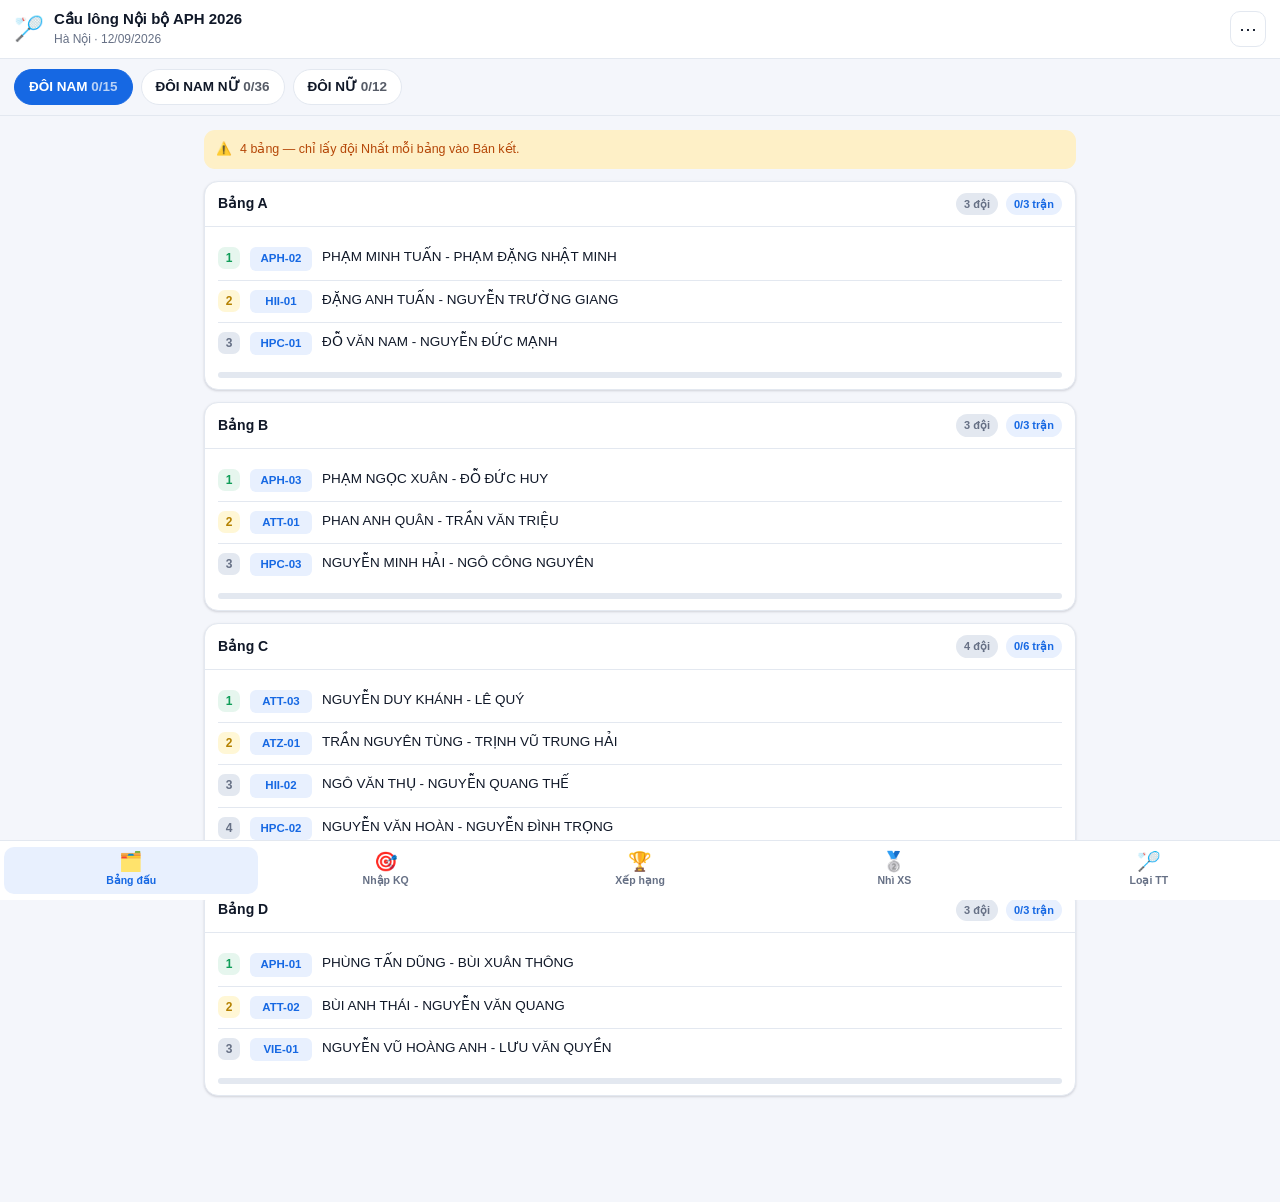
<file: public/index.html>
<!DOCTYPE html>
<html lang="vi">
<head>
<meta charset="utf-8">
<meta name="viewport" content="width=device-width, initial-scale=1, viewport-fit=cover">
<meta name="theme-color" content="#0b1220">
<title>Cầu lông APH 2026</title>
<link rel="icon" href="data:image/svg+xml,<svg xmlns='http://www.w3.org/2000/svg' viewBox='0 0 100 100'><text y='.9em' font-size='90'>🏸</text></svg>">
<link rel="stylesheet" href="styles.css">
</head>
<body>

<header class="topbar">
  <div class="brand">
    <span class="logo">🏸</span>
    <div>
      <h1 id="ttl">Cầu lông Nội bộ 2026</h1>
      <p id="sub">Khu vực Hà Nội</p>
    </div>
  </div>
  <button id="btnData" class="icon-btn" title="Dữ liệu">⋯</button>
</header>

<nav class="catbar" id="catbar"></nav>

<main id="view"></main>

<nav class="tabbar">
  <button class="tab active" data-tab="groups"><span>🗂️</span>Bảng đấu</button>
  <button class="tab" data-tab="matches"><span>🎯</span>Nhập KQ</button>
  <button class="tab" data-tab="rank"><span>🏆</span>Xếp hạng</button>
  <button class="tab" data-tab="second"><span>🥈</span>Nhì XS</button>
  <button class="tab" data-tab="ko"><span>🏸</span>Loại TT</button>
</nav>

<!-- Sheet: nhập tỷ số -->
<div class="modal" id="scoreModal" hidden>
  <div class="modal-card">
    <button class="modal-close" id="scClose">✕</button>
    <div id="scBody"></div>
  </div>
</div>

<!-- Sheet: dữ liệu -->
<div class="modal" id="dataModal" hidden>
  <div class="modal-card">
    <button class="modal-close" id="dmClose">✕</button>
    <h3>Dữ liệu & sao lưu</h3>
    <p class="muted small">Kết quả được lưu ngay trên thiết bị này (localStorage). Dùng các nút dưới để xuất ra Google Sheet hoặc chuyển sang máy khác.</p>
    <div class="stack">
      <button class="btn" id="btnCopyTSV">📋 Copy để dán vào Google Sheet</button>
      <button class="btn" id="btnCSV">⬇️ Tải CSV kết quả</button>
      <button class="btn" id="btnJSON">⬇️ Tải JSON (sao lưu)</button>
      <label class="btn file">⬆️ Nạp JSON sao lưu<input type="file" id="fileJSON" accept=".json" hidden></label>
      <button class="btn danger" id="btnReset">🗑️ Xoá toàn bộ kết quả</button>
    </div>
    <p class="muted small" id="dmStat"></p>
  </div>
</div>

<div id="toast" class="toast" hidden></div>

<script src="data.js"></script>
<script src="rules.js"></script>
<script src="app.js"></script>
</body>
</html>
</file>
<file: public/styles.css>
*,*::before,*::after{box-sizing:border-box}
:root{
  --bg:#f4f6fb; --card:#fff; --line:#e3e8f0; --tx:#101828; --mu:#667085;
  --pri:#1668e3; --pri-soft:#e8f0fe; --ok:#0f9d58; --ok-soft:#e6f6ee;
  --warn:#b54708; --warn-soft:#fef0c7; --bad:#d92d20; --gold:#b58100; --gold-soft:#fff7d6;
  --r:14px; --sh:0 1px 2px rgba(16,24,40,.06),0 1px 3px rgba(16,24,40,.1);
  --safe-b:env(safe-area-inset-bottom,0px);
}
@media (prefers-color-scheme:dark){
  :root{--bg:#0b1220;--card:#141c2b;--line:#26314a;--tx:#e8eaf0;--mu:#98a2b3;
    --pri:#5b9bff;--pri-soft:#16274a;--ok:#3ddc97;--ok-soft:#102b22;
    --warn:#fdb022;--warn-soft:#2c2110;--bad:#ff6b62;--gold:#f5cf5b;--gold-soft:#2a2412}
}
html,body{margin:0;padding:0}
body{background:var(--bg);color:var(--tx);
  font:15px/1.5 -apple-system,BlinkMacSystemFont,"Segoe UI",Roboto,"Helvetica Neue",Arial,sans-serif;
  -webkit-text-size-adjust:100%;padding-bottom:calc(74px + var(--safe-b))}
h1,h2,h3,h4{margin:0;line-height:1.25}
button{font:inherit;color:inherit}
.muted{color:var(--mu)} .small{font-size:12.5px}

/* ---------- top ---------- */
.topbar{position:sticky;top:0;z-index:30;display:flex;align-items:center;gap:10px;
  padding:10px 14px;background:var(--card);border-bottom:1px solid var(--line)}
.brand{display:flex;align-items:center;gap:10px;flex:1;min-width:0}
.logo{font-size:24px}
.topbar h1{font-size:15px;font-weight:700;white-space:nowrap;overflow:hidden;text-overflow:ellipsis}
.topbar p{margin:1px 0 0;font-size:12px;color:var(--mu)}
.icon-btn{width:36px;height:36px;border-radius:10px;border:1px solid var(--line);
  background:transparent;font-size:18px;line-height:1;cursor:pointer;flex:none}

/* ---------- category chips ---------- */
.catbar{position:sticky;top:57px;z-index:29;display:flex;gap:8px;padding:10px 14px;
  overflow-x:auto;background:var(--bg);border-bottom:1px solid var(--line);
  scrollbar-width:none}
.catbar::-webkit-scrollbar{display:none}
.chip{flex:none;padding:7px 14px;border-radius:999px;border:1px solid var(--line);
  background:var(--card);font-size:13.5px;font-weight:600;cursor:pointer;white-space:nowrap}
.chip.on{background:var(--pri);border-color:var(--pri);color:#fff}

main{padding:14px 14px 20px;max-width:900px;margin:0 auto}

/* ---------- cards ---------- */
.card{background:var(--card);border:1px solid var(--line);border-radius:var(--r);
  box-shadow:var(--sh);margin-bottom:12px;overflow:hidden}
.card-h{display:flex;align-items:center;gap:8px;padding:11px 13px;border-bottom:1px solid var(--line)}
.card-h h3{font-size:14px;font-weight:700;flex:1}
.card-b{padding:11px 13px}
.badge{font-size:11px;font-weight:700;padding:3px 8px;border-radius:999px;
  background:var(--pri-soft);color:var(--pri);white-space:nowrap}
.badge.ok{background:var(--ok-soft);color:var(--ok)}
.badge.gold{background:var(--gold-soft);color:var(--gold)}
.badge.warn{background:var(--warn-soft);color:var(--warn)}
.badge.mu{background:var(--line);color:var(--mu)}

/* ---------- team rows ---------- */
.team{display:flex;gap:10px;align-items:flex-start;padding:9px 0;border-top:1px solid var(--line)}
.team:first-child{border-top:0}
.code{flex:none;font-size:11.5px;font-weight:800;padding:3px 7px;border-radius:6px;
  background:var(--pri-soft);color:var(--pri);font-variant-numeric:tabular-nums;min-width:62px;text-align:center}
.pl{font-size:13.5px;font-weight:500;word-break:break-word}
.pos{flex:none;width:22px;height:22px;border-radius:7px;display:grid;place-items:center;
  font-size:12px;font-weight:800;background:var(--line);color:var(--mu)}
.pos.p1{background:var(--ok-soft);color:var(--ok)}
.pos.p2{background:var(--gold-soft);color:var(--gold)}

/* ---------- table ---------- */
.tw{overflow-x:auto;-webkit-overflow-scrolling:touch}
table{width:100%;border-collapse:collapse;font-size:13px}
th,td{padding:8px 6px;text-align:center;white-space:nowrap;border-top:1px solid var(--line)}
th{font-size:11px;font-weight:700;color:var(--mu);text-transform:uppercase;letter-spacing:.03em;border-top:0}
td.l,th.l{text-align:left}
tbody tr.q1{background:color-mix(in srgb,var(--ok) 9%,transparent)}
tbody tr.q2{background:color-mix(in srgb,var(--gold) 11%,transparent)}
td b{font-variant-numeric:tabular-nums}
.diff.pos{color:var(--ok);font-weight:700;width:auto;height:auto;background:none;display:inline}
.diff.neg{color:var(--bad);font-weight:700}

/* ---------- match rows ---------- */
.m{display:flex;align-items:center;gap:10px;width:100%;text-align:left;padding:10px 13px;
  border:0;border-top:1px solid var(--line);background:transparent;cursor:pointer}
.m:first-child{border-top:0}
.m-meta{flex:none;width:56px;font-size:11px;color:var(--mu);line-height:1.35}
.m-meta b{display:block;font-size:12px;color:var(--tx)}
.m-body{flex:1;min-width:0}
.m-side{display:flex;align-items:center;gap:7px;padding:1px 0}
.m-side .c{font-size:11px;font-weight:800;color:var(--pri);min-width:58px}
.m-side .n{font-size:13px;overflow:hidden;text-overflow:ellipsis;white-space:nowrap;flex:1}
.m-side.win .n{font-weight:700}
.m-side.win .c{color:var(--ok)}
.m-sc{flex:none;display:flex;flex-direction:column;align-items:center;gap:2px;
  min-width:44px;font-variant-numeric:tabular-nums}
.m-sc b{font-size:15px;font-weight:800;line-height:1.15}
.m-sc .w{color:var(--ok)} .m-sc .lo{color:var(--mu)}
.m-sc .todo{font-size:11px;font-weight:700;color:var(--pri);background:var(--pri-soft);
  padding:4px 8px;border-radius:8px}
.excl{text-decoration:line-through;opacity:.55}

/* ---------- filter row ---------- */
.filters{display:flex;gap:7px;overflow-x:auto;padding-bottom:10px;scrollbar-width:none}
.filters::-webkit-scrollbar{display:none}
.f{flex:none;padding:6px 11px;border-radius:9px;border:1px solid var(--line);
  background:var(--card);font-size:12.5px;font-weight:600;cursor:pointer}
.f.on{background:var(--tx);color:var(--bg);border-color:var(--tx)}

/* ---------- progress ---------- */
.prog{height:6px;border-radius:99px;background:var(--line);overflow:hidden;margin-top:8px}
.prog i{display:block;height:100%;background:var(--ok);border-radius:99px;transition:width .3s}

/* ---------- notes ---------- */
.note{display:flex;gap:8px;padding:10px 12px;border-radius:11px;font-size:12.5px;line-height:1.5;
  background:var(--warn-soft);color:var(--warn);margin-bottom:12px}
.note.info{background:var(--pri-soft);color:var(--pri)}
.note b{font-weight:800}

/* ---------- tabbar ---------- */
.tabbar{position:fixed;left:0;right:0;bottom:0;z-index:40;display:flex;
  background:var(--card);border-top:1px solid var(--line);
  padding:6px 4px calc(6px + var(--safe-b))}
.tab{flex:1;border:0;background:transparent;display:flex;flex-direction:column;
  align-items:center;gap:2px;padding:5px 2px;font-size:10.5px;font-weight:700;
  color:var(--mu);cursor:pointer;border-radius:10px}
.tab span{font-size:19px;line-height:1}
.tab.active{color:var(--pri);background:var(--pri-soft)}

/* ---------- modal ---------- */
.modal{position:fixed;inset:0;z-index:60;background:rgba(8,12,22,.55);
  display:flex;align-items:flex-end;justify-content:center;padding:0}
.modal[hidden]{display:none}
.toast[hidden]{display:none}
.modal-card{position:relative;width:100%;max-width:520px;max-height:92vh;overflow-y:auto;
  background:var(--card);border-radius:18px 18px 0 0;padding:18px 16px calc(20px + var(--safe-b))}
@media(min-width:560px){.modal{align-items:center;padding:16px}.modal-card{border-radius:18px}}
.modal-close{position:absolute;top:12px;right:12px;width:32px;height:32px;border-radius:9px;
  border:1px solid var(--line);background:transparent;cursor:pointer}
.stack{display:flex;flex-direction:column;gap:9px;margin-top:14px}
.btn{padding:12px 14px;border-radius:11px;border:1px solid var(--line);background:var(--card);
  font-size:14px;font-weight:600;text-align:left;cursor:pointer}
.btn.file{display:block}
.btn.pri{background:var(--pri);border-color:var(--pri);color:#fff;text-align:center}
.btn.danger{color:var(--bad);border-color:color-mix(in srgb,var(--bad) 35%,var(--line))}
.btn:disabled{opacity:.45}

/* score entry */
.sc-team{padding:10px 0}
.sc-team .c{font-size:12px;font-weight:800;color:var(--pri)}
.sc-team .n{font-size:14.5px;font-weight:600}
.sc-in{display:flex;align-items:center;gap:12px;margin:6px 0 4px}
.sc-in input{flex:1;width:100%;padding:14px;font-size:26px;font-weight:800;text-align:center;
  border-radius:12px;border:1.5px solid var(--line);background:var(--bg);color:var(--tx);
  font-variant-numeric:tabular-nums}
.sc-in input:focus{outline:0;border-color:var(--pri)}
.sc-in .vs{font-size:13px;font-weight:800;color:var(--mu)}
.quick{display:flex;flex-wrap:wrap;gap:6px;margin:10px 0 4px}
.quick button{padding:7px 10px;border-radius:9px;border:1px solid var(--line);
  background:var(--card);font-size:12.5px;font-weight:700;cursor:pointer}
.err{color:var(--bad);font-size:12.5px;font-weight:600;min-height:18px;margin-top:4px}
.toast{position:fixed;left:50%;bottom:calc(88px + var(--safe-b));transform:translateX(-50%);
  z-index:80;background:var(--tx);color:var(--bg);padding:10px 16px;border-radius:11px;
  font-size:13px;font-weight:600;box-shadow:var(--sh);max-width:86vw;text-align:center}
.empty{text-align:center;padding:40px 20px;color:var(--mu);font-size:13.5px}
</file>
